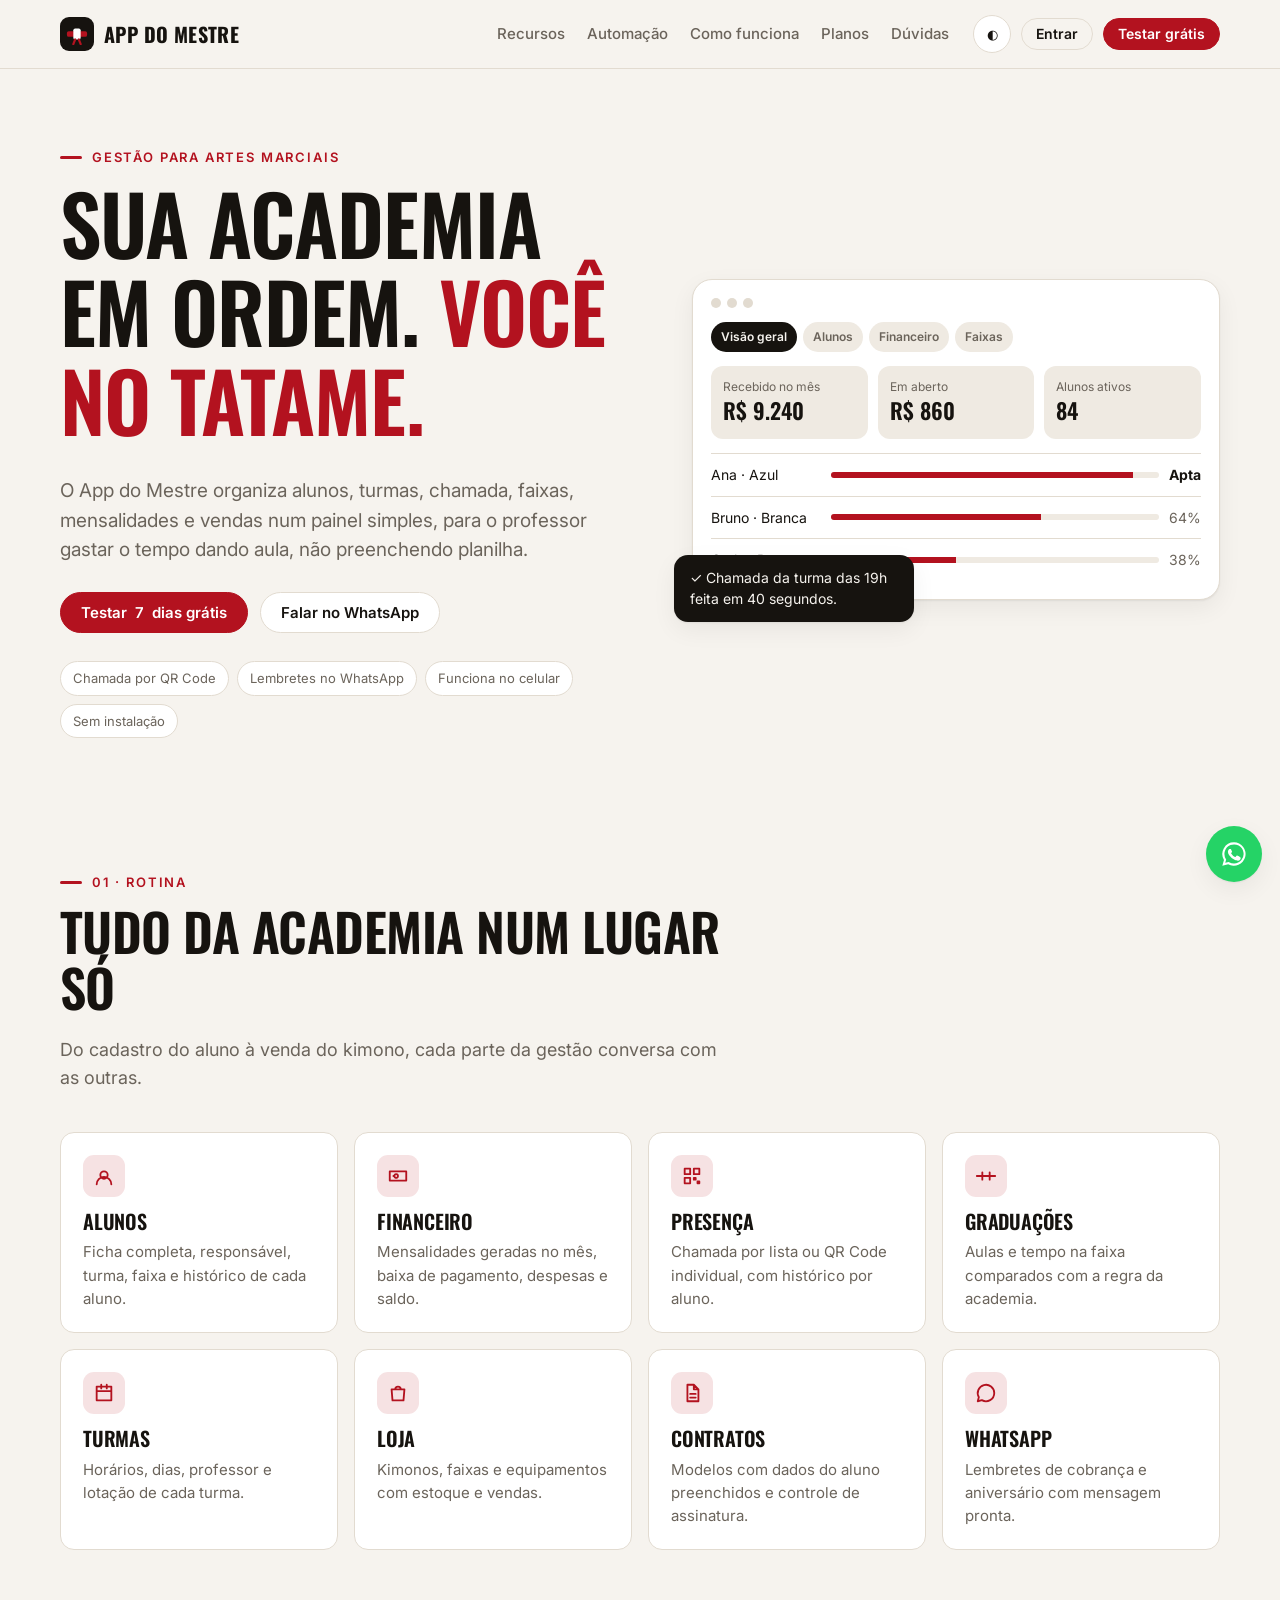
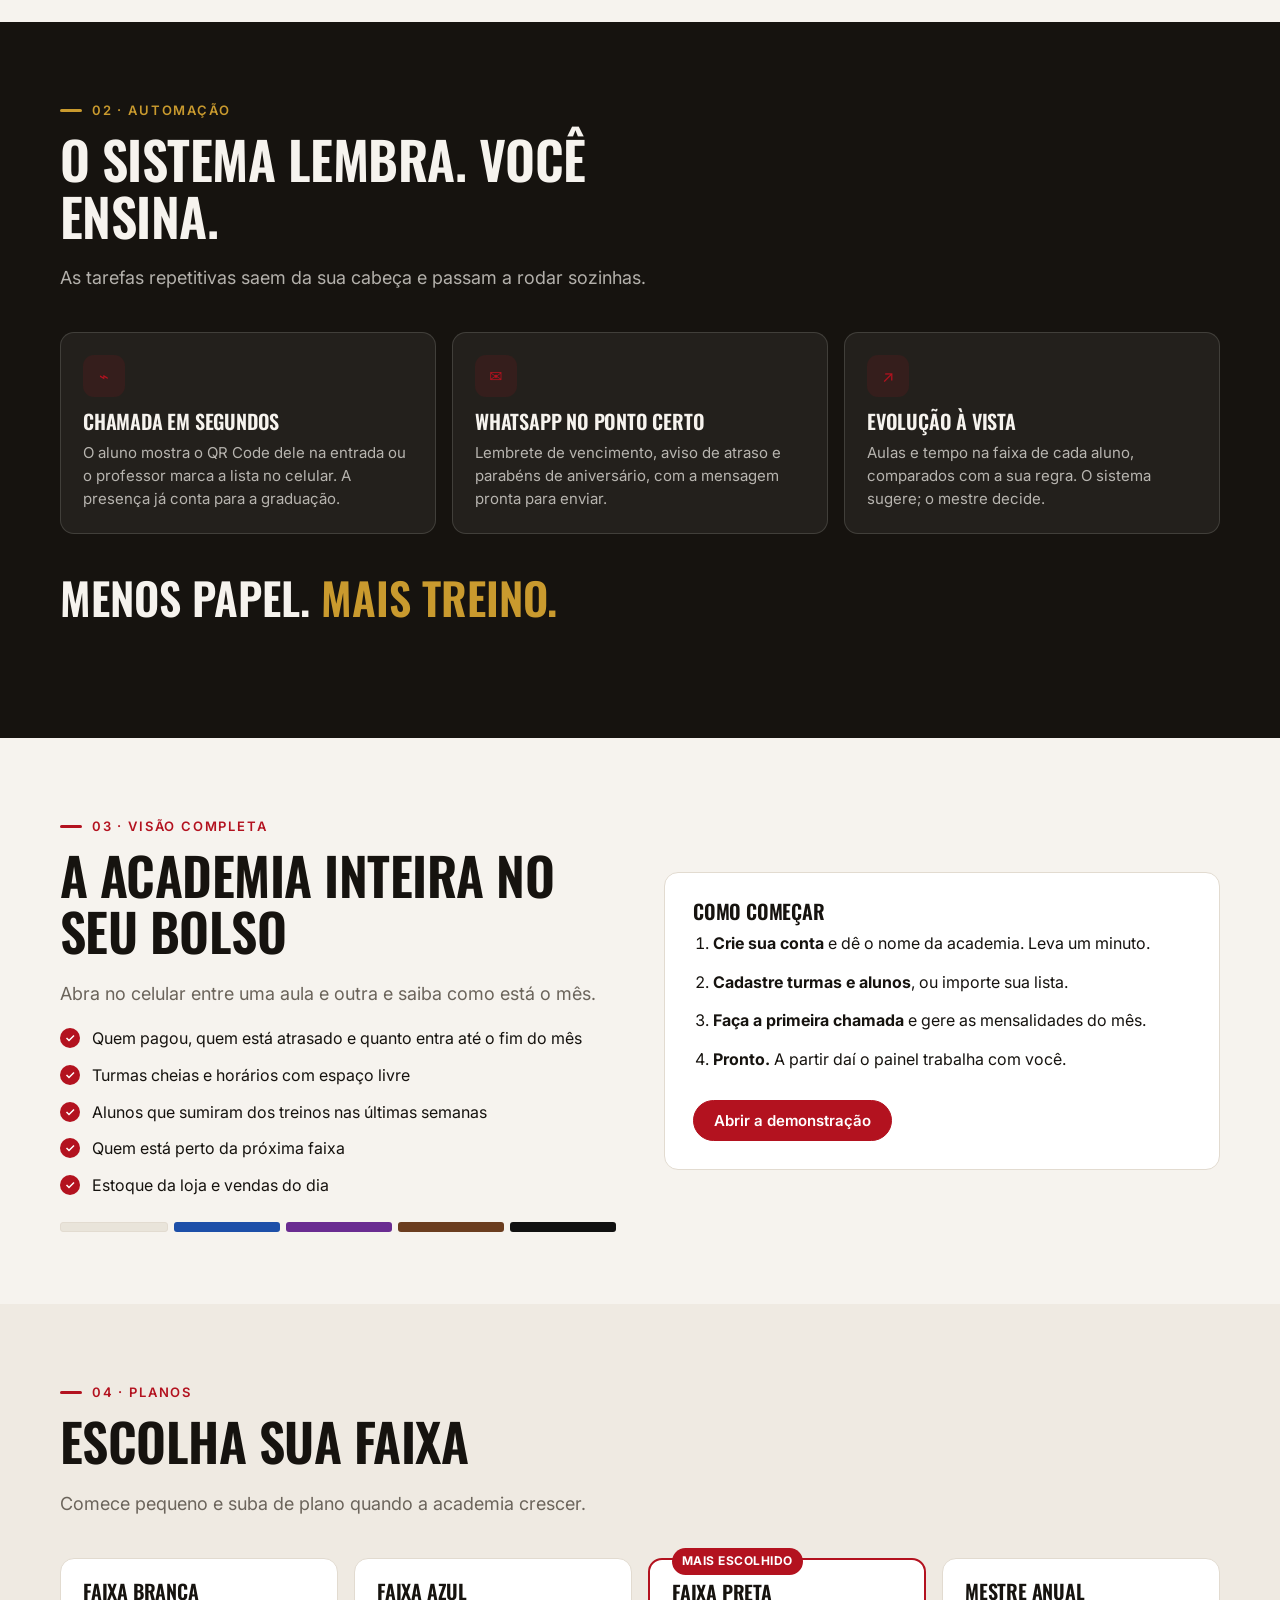
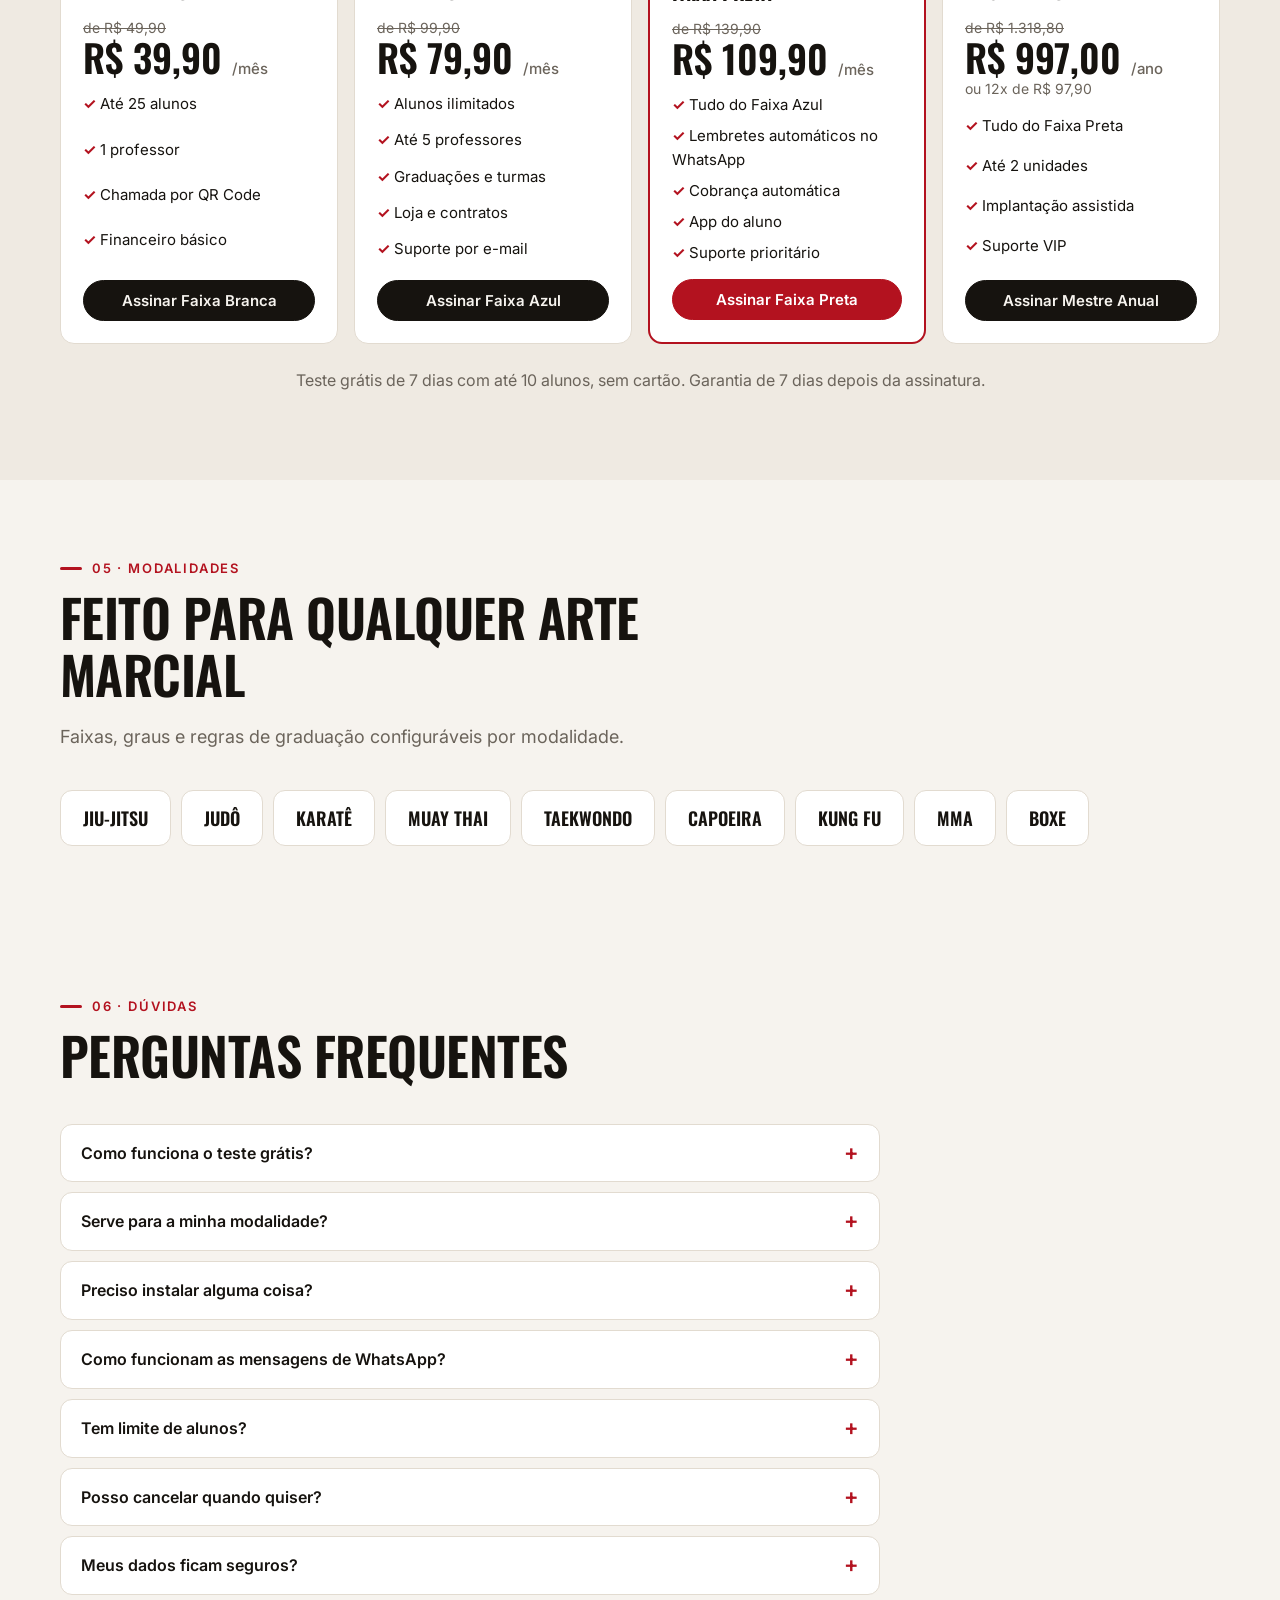
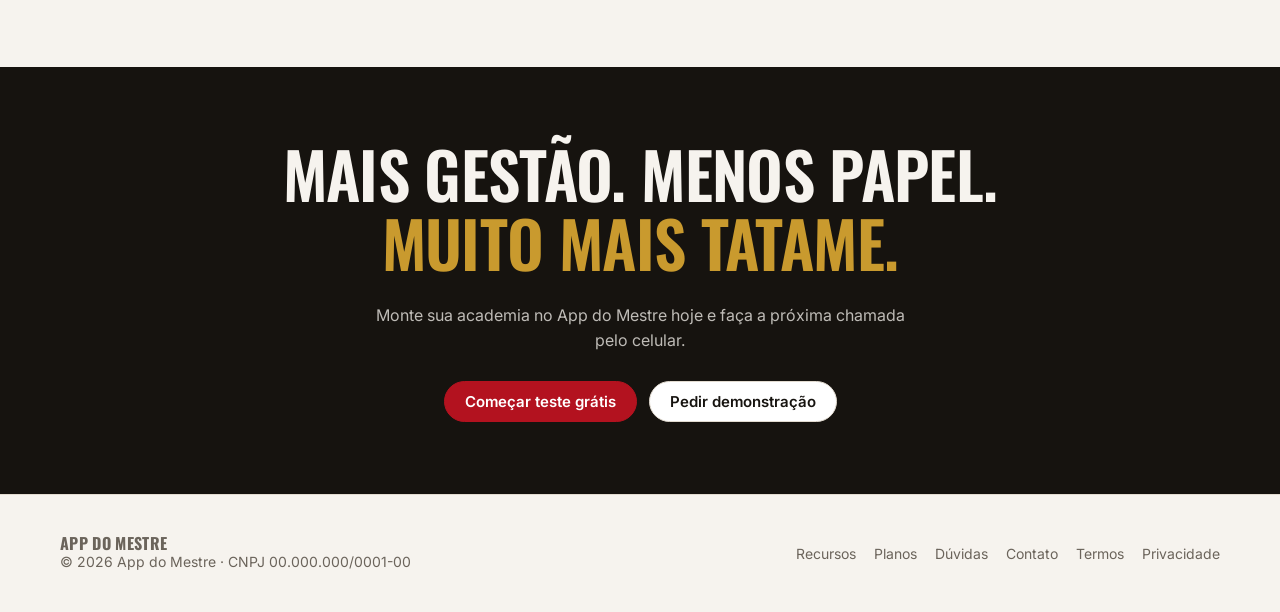
<file: index.html>
<!doctype html>
<html lang="pt-BR">
<head>
  <meta charset="utf-8">
  <meta name="viewport" content="width=device-width, initial-scale=1">
  <title>App do Mestre — Gestão para academias de artes marciais</title>
  <meta name="description" content="App do Mestre: alunos, turmas, presença, graduações, financeiro, loja e contratos da sua academia de artes marciais em um só lugar.">
  <link rel="preconnect" href="https://fonts.googleapis.com">
  <link rel="preconnect" href="https://fonts.gstatic.com" crossorigin>
  <link href="https://fonts.googleapis.com/css2?family=Inter:wght@400;500;600;700&family=Oswald:wght@500;600;700&display=swap" rel="stylesheet">
  <link rel="stylesheet" href="styles.css">
  <link rel="icon" href="data:image/svg+xml,%3Csvg xmlns='http://www.w3.org/2000/svg' viewBox='0 0 32 32'%3E%3Crect width='32' height='32' rx='8' fill='%2316130f'/%3E%3Crect x='4' y='13' width='24' height='6' rx='2' fill='%23b3121f'/%3E%3Crect x='12' y='10' width='8' height='12' rx='2' fill='%23fff'/%3E%3C/svg%3E">
  <script src="config.js"></script>
  <script>
    try { const t = localStorage.getItem("adm-theme"); if (t) document.documentElement.dataset.theme = t; } catch (e) {}
  </script>
</head>
<body>
<header class="site-header">
  <div class="wrap">
    <a class="brand" href="#">
      <span class="brand-mark"><svg viewBox="0 0 24 24" fill="none"><rect x="1" y="9" width="22" height="6" rx="2" fill="#b3121f"/><rect x="8" y="6" width="8" height="12" rx="2" fill="#fff"/><path d="M10 18l-2 5M14 18l2 5" stroke="#b3121f" stroke-width="2.4" stroke-linecap="round"/></svg></span>
      App do Mestre
    </a>
    <nav class="nav">
      <a href="#recursos">Recursos</a>
      <a href="#automacao">Automação</a>
      <a href="#visao">Como funciona</a>
      <a href="#planos">Planos</a>
      <a href="#faq">Dúvidas</a>
    </nav>
    <div class="header-cta">
      <button class="theme-toggle" id="themeToggle" aria-label="Alternar tema">◐</button>
      <a class="btn btn-ghost btn-sm" href="app.html">Entrar</a>
      <a class="btn btn-primary btn-sm" href="app.html?demo=1">Testar grátis</a>
    </div>
  </div>
</header>

<main>
  <section class="hero">
    <div class="wrap">
      <div>
        <div class="eyebrow">Gestão para artes marciais</div>
        <h1>Sua academia em ordem. <em>Você no tatame.</em></h1>
        <p class="lead">O App do Mestre organiza alunos, turmas, chamada, faixas, mensalidades e vendas num painel simples, para o professor gastar o tempo dando aula, não preenchendo planilha.</p>
        <div class="hero-actions">
          <a class="btn btn-primary" href="app.html?demo=1">Testar <span data-cfg="testeDias"></span> dias grátis</a>
          <a class="btn" data-wa="Olá! Quero conhecer o App do Mestre." href="#">Falar no WhatsApp</a>
        </div>
        <div class="chips">
          <span class="chip">Chamada por QR Code</span>
          <span class="chip">Lembretes no WhatsApp</span>
          <span class="chip">Funciona no celular</span>
          <span class="chip">Sem instalação</span>
        </div>
      </div>
      <div class="hero-art">
        <div class="mock" aria-hidden="true">
          <div class="mock-top"><span></span><span></span><span></span></div>
          <div class="mock-tabs"><b class="on">Visão geral</b><b>Alunos</b><b>Financeiro</b><b>Faixas</b></div>
          <div class="mock-kpis">
            <div><small>Recebido no mês</small><strong>R$ 9.240</strong></div>
            <div><small>Em aberto</small><strong>R$ 860</strong></div>
            <div><small>Alunos ativos</small><strong>84</strong></div>
          </div>
          <div class="mock-belt"><span style="width:110px">Ana · Azul</span><div class="bar"><i style="width:92%"></i></div><b>Apta</b></div>
          <div class="mock-belt"><span style="width:110px">Bruno · Branca</span><div class="bar"><i style="width:64%"></i></div><span class="muted">64%</span></div>
          <div class="mock-belt"><span style="width:110px">Carla · Roxa</span><div class="bar"><i style="width:38%"></i></div><span class="muted">38%</span></div>
        </div>
        <div class="mock-note">✓ Chamada da turma das 19h feita em 40 segundos.</div>
      </div>
    </div>
  </section>

  <section id="recursos">
    <div class="wrap">
      <div class="section-head">
        <div class="eyebrow">01 · Rotina</div>
        <h2>Tudo da academia num lugar só</h2>
        <p>Do cadastro do aluno à venda do kimono, cada parte da gestão conversa com as outras.</p>
      </div>
      <div class="grid-4" id="features"></div>
    </div>
  </section>

  <section id="automacao" class="band">
    <div class="wrap">
      <div class="section-head">
        <div class="eyebrow">02 · Automação</div>
        <h2>O sistema lembra. Você ensina.</h2>
        <p>As tarefas repetitivas saem da sua cabeça e passam a rodar sozinhas.</p>
      </div>
      <div class="grid-3">
        <div class="card"><div class="icon">⌁</div><h3>Chamada em segundos</h3><p>O aluno mostra o QR Code dele na entrada ou o professor marca a lista no celular. A presença já conta para a graduação.</p></div>
        <div class="card"><div class="icon">✉</div><h3>WhatsApp no ponto certo</h3><p>Lembrete de vencimento, aviso de atraso e parabéns de aniversário, com a mensagem pronta para enviar.</p></div>
        <div class="card"><div class="icon">↗</div><h3>Evolução à vista</h3><p>Aulas e tempo na faixa de cada aluno, comparados com a sua regra. O sistema sugere; o mestre decide.</p></div>
      </div>
      <p class="big-quote">Menos papel. <span>Mais treino.</span></p>
    </div>
  </section>

  <section id="visao">
    <div class="wrap split">
      <div>
        <div class="eyebrow">03 · Visão completa</div>
        <h2 style="font-size:clamp(32px,4.4vw,52px)">A academia inteira no seu bolso</h2>
        <p class="muted" style="font-size:18px">Abra no celular entre uma aula e outra e saiba como está o mês.</p>
        <ul class="checklist">
          <li>Quem pagou, quem está atrasado e quanto entra até o fim do mês</li>
          <li>Turmas cheias e horários com espaço livre</li>
          <li>Alunos que sumiram dos treinos nas últimas semanas</li>
          <li>Quem está perto da próxima faixa</li>
          <li>Estoque da loja e vendas do dia</li>
        </ul>
        <div class="belts"><i style="background:#e9e4da;border:1px solid var(--line)"></i><i style="background:#1d4fa8"></i><i style="background:#6a2c91"></i><i style="background:#6b3d1f"></i><i style="background:#111"></i></div>
      </div>
      <div class="card" style="padding:28px">
        <h3 style="margin-top:0">Como começar</h3>
        <ol style="padding-left:20px;margin:0;display:grid;gap:14px">
          <li><b>Crie sua conta</b> e dê o nome da academia. Leva um minuto.</li>
          <li><b>Cadastre turmas e alunos</b>, ou importe sua lista.</li>
          <li><b>Faça a primeira chamada</b> e gere as mensalidades do mês.</li>
          <li><b>Pronto.</b> A partir daí o painel trabalha com você.</li>
        </ol>
        <div class="hero-actions" style="margin-bottom:0">
          <a class="btn btn-primary" href="app.html?demo=1">Abrir a demonstração</a>
        </div>
      </div>
    </div>
  </section>

  <section id="planos" style="background:var(--surface-2)">
    <div class="wrap">
      <div class="section-head">
        <div class="eyebrow">04 · Planos</div>
        <h2>Escolha sua faixa</h2>
        <p>Comece pequeno e suba de plano quando a academia crescer.</p>
      </div>
      <div class="plans" id="plans"></div>
      <p class="guarantee">Teste grátis de <span data-cfg="testeDias"></span> dias com até <span data-cfg="testeAlunos"></span> alunos, sem cartão. Garantia de <span data-cfg="garantiaDias"></span> dias depois da assinatura.</p>
    </div>
  </section>

  <section>
    <div class="wrap">
      <div class="section-head">
        <div class="eyebrow">05 · Modalidades</div>
        <h2>Feito para qualquer arte marcial</h2>
        <p>Faixas, graus e regras de graduação configuráveis por modalidade.</p>
      </div>
      <div class="mods"><span>Jiu-Jitsu</span><span>Judô</span><span>Karatê</span><span>Muay Thai</span><span>Taekwondo</span><span>Capoeira</span><span>Kung Fu</span><span>MMA</span><span>Boxe</span></div>
    </div>
  </section>

  <section id="faq">
    <div class="wrap">
      <div class="section-head">
        <div class="eyebrow">06 · Dúvidas</div>
        <h2>Perguntas frequentes</h2>
      </div>
      <div class="faq">
        <details><summary>Como funciona o teste grátis?</summary><p>Você usa o sistema completo por <span data-cfg="testeDias"></span> dias com até <span data-cfg="testeAlunos"></span> alunos, sem cadastrar cartão. Se gostar, escolhe um plano e continua com os mesmos dados.</p></details>
        <details><summary>Serve para a minha modalidade?</summary><p>Sim. Você define as faixas, os graus e quantas aulas e meses cada aluno precisa para ser sugerido à próxima graduação.</p></details>
        <details><summary>Preciso instalar alguma coisa?</summary><p>Não. O App do Mestre abre no navegador do computador, tablet ou celular, e pode ser adicionado à tela inicial como um aplicativo.</p></details>
        <details><summary>Como funcionam as mensagens de WhatsApp?</summary><p>O sistema separa quem tem mensalidade vencendo, atrasada ou faz aniversário e prepara a mensagem. Nos planos com automação, o envio acontece sozinho.</p></details>
        <details><summary>Tem limite de alunos?</summary><p>Só no plano Faixa Branca. Os demais têm alunos ilimitados.</p></details>
        <details><summary>Posso cancelar quando quiser?</summary><p>Sim, nos planos mensais você cancela sem multa. Nos primeiros <span data-cfg="garantiaDias"></span> dias, devolvemos o valor pago.</p></details>
        <details><summary>Meus dados ficam seguros?</summary><p>Os dados da academia são só seus. Você pode exportar tudo a qualquer momento em Configurações.</p></details>
      </div>
    </div>
  </section>

  <section class="cta-final band">
    <div class="wrap">
      <h2>Mais gestão. Menos papel.<br><span style="color:var(--gold)">Muito mais tatame.</span></h2>
      <p style="opacity:.75;max-width:560px;margin:0 auto 28px">Monte sua academia no App do Mestre hoje e faça a próxima chamada pelo celular.</p>
      <div class="hero-actions" style="justify-content:center;margin:0">
        <a class="btn btn-primary" href="app.html?demo=1">Começar teste grátis</a>
        <a class="btn" data-wa="Olá! Quero uma demonstração do App do Mestre." href="#">Pedir demonstração</a>
      </div>
    </div>
  </section>
</main>

<footer class="site-footer">
  <div class="wrap">
    <div><b class="brand" style="font-size:16px">App do Mestre</b><div>© <span id="year"></span> App do Mestre · CNPJ <span data-cfg="cnpj"></span></div></div>
    <nav>
      <a href="#recursos">Recursos</a><a href="#planos">Planos</a><a href="#faq">Dúvidas</a>
      <a id="mailLink" href="#">Contato</a><a href="termos.html">Termos</a><a href="termos.html#privacidade">Privacidade</a>
    </nav>
  </div>
</footer>

<a class="wa-float" data-wa="Olá! Vim pelo site do App do Mestre." href="#" aria-label="WhatsApp">
  <svg viewBox="0 0 24 24" fill="currentColor"><path d="M12 2a10 10 0 0 0-8.6 15.1L2 22l5-1.3A10 10 0 1 0 12 2zm0 18.2a8.2 8.2 0 0 1-4.2-1.2l-.3-.2-3 .8.8-2.9-.2-.3A8.2 8.2 0 1 1 12 20.2zm4.5-6.1c-.2-.1-1.5-.7-1.7-.8s-.4-.1-.6.1-.7.8-.8 1-.3.2-.5.1a6.7 6.7 0 0 1-3.3-2.9c-.3-.4.2-.4.7-1.3.1-.2 0-.3 0-.4l-.8-1.8c-.2-.5-.4-.4-.6-.4h-.5a1 1 0 0 0-.7.3 3 3 0 0 0-.9 2.2 5.2 5.2 0 0 0 1.1 2.8 11.9 11.9 0 0 0 4.6 4c1.7.7 2.4.8 3.2.7a2.8 2.8 0 0 0 1.8-1.3 2.3 2.3 0 0 0 .2-1.3c-.1-.1-.3-.2-.5-.3z"/></svg>
</a>

<script>
(function () {
  const C = window.APP_CONFIG;
  const brl = v => v.toLocaleString("pt-BR", { style: "currency", currency: "BRL" });

  document.querySelectorAll("[data-cfg]").forEach(el => el.textContent = C[el.dataset.cfg]);
  document.querySelectorAll("[data-wa]").forEach(el => {
    el.href = "https://wa.me/" + C.whatsapp + "?text=" + encodeURIComponent(el.dataset.wa);
    el.target = "_blank"; el.rel = "noopener";
  });
  document.getElementById("mailLink").href = "mailto:" + C.email;
  document.getElementById("year").textContent = new Date().getFullYear();

  const features = [
    ["Alunos", "Ficha completa, responsável, turma, faixa e histórico de cada aluno.", "M16 11a4 4 0 1 0-8 0 4 4 0 0 0 8 0zM4 21a8 8 0 0 1 16 0"],
    ["Financeiro", "Mensalidades geradas no mês, baixa de pagamento, despesas e saldo.", "M3 7h18v10H3zM7 12h.01M12 12a2 2 0 1 0 0 .01"],
    ["Presença", "Chamada por lista ou QR Code individual, com histórico por aluno.", "M4 4h6v6H4zM14 4h6v6h-6zM4 14h6v6H4zM14 14h2v2h-2zM18 18h2v2h-2z"],
    ["Graduações", "Aulas e tempo na faixa comparados com a regra da academia.", "M2 12h20M8 8v8M16 8v8"],
    ["Turmas", "Horários, dias, professor e lotação de cada turma.", "M4 5h16v15H4zM4 10h16M9 3v4M15 3v4"],
    ["Loja", "Kimonos, faixas e equipamentos com estoque e vendas.", "M5 8h14l-1 12H6zM9 8a3 3 0 0 1 6 0"],
    ["Contratos", "Modelos com dados do aluno preenchidos e controle de assinatura.", "M7 3h7l5 5v13H7zM14 3v5h5M10 13h6M10 17h6"],
    ["WhatsApp", "Lembretes de cobrança e aniversário com mensagem pronta.", "M21 12a9 9 0 0 1-13.5 7.8L3 21l1.2-4.5A9 9 0 1 1 21 12z"]
  ];
  document.getElementById("features").innerHTML = features.map(([t, d, p]) =>
    `<div class="card"><div class="icon"><svg viewBox="0 0 24 24" fill="none" stroke="currentColor" stroke-width="2" stroke-linecap="round" stroke-linejoin="round"><path d="${p}"/></svg></div><h3>${t}</h3><p>${d}</p></div>`
  ).join("");

  document.getElementById("plans").innerHTML = C.planos.map(p => `
    <div class="card plan${p.destaque ? " hot" : ""}">
      ${p.destaque ? '<span class="tag">Mais escolhido</span>' : ""}
      <h3>${p.nome}</h3>
      <div>${p.de ? `<div class="price-old">de ${brl(p.de)}</div>` : ""}
        <div class="price">${brl(p.preco)} <small>/${p.periodo}</small></div>
        ${p.parcelas ? `<div class="muted" style="font-size:14px">ou ${p.parcelas}</div>` : ""}</div>
      <ul>${p.itens.map(i => `<li>${i}</li>`).join("")}</ul>
      <a class="btn ${p.destaque ? "btn-primary" : "btn-dark"}" href="${p.checkout === "#" ? "app.html?demo=1" : p.checkout}">Assinar ${p.nome}</a>
    </div>`).join("");

  document.getElementById("themeToggle").addEventListener("click", () => {
    const root = document.documentElement;
    const dark = root.dataset.theme ? root.dataset.theme === "dark" : matchMedia("(prefers-color-scheme: dark)").matches;
    root.dataset.theme = dark ? "light" : "dark";
    try { localStorage.setItem("adm-theme", root.dataset.theme); } catch (e) {}
  });
})();
</script>
</body>
</html>
</file>
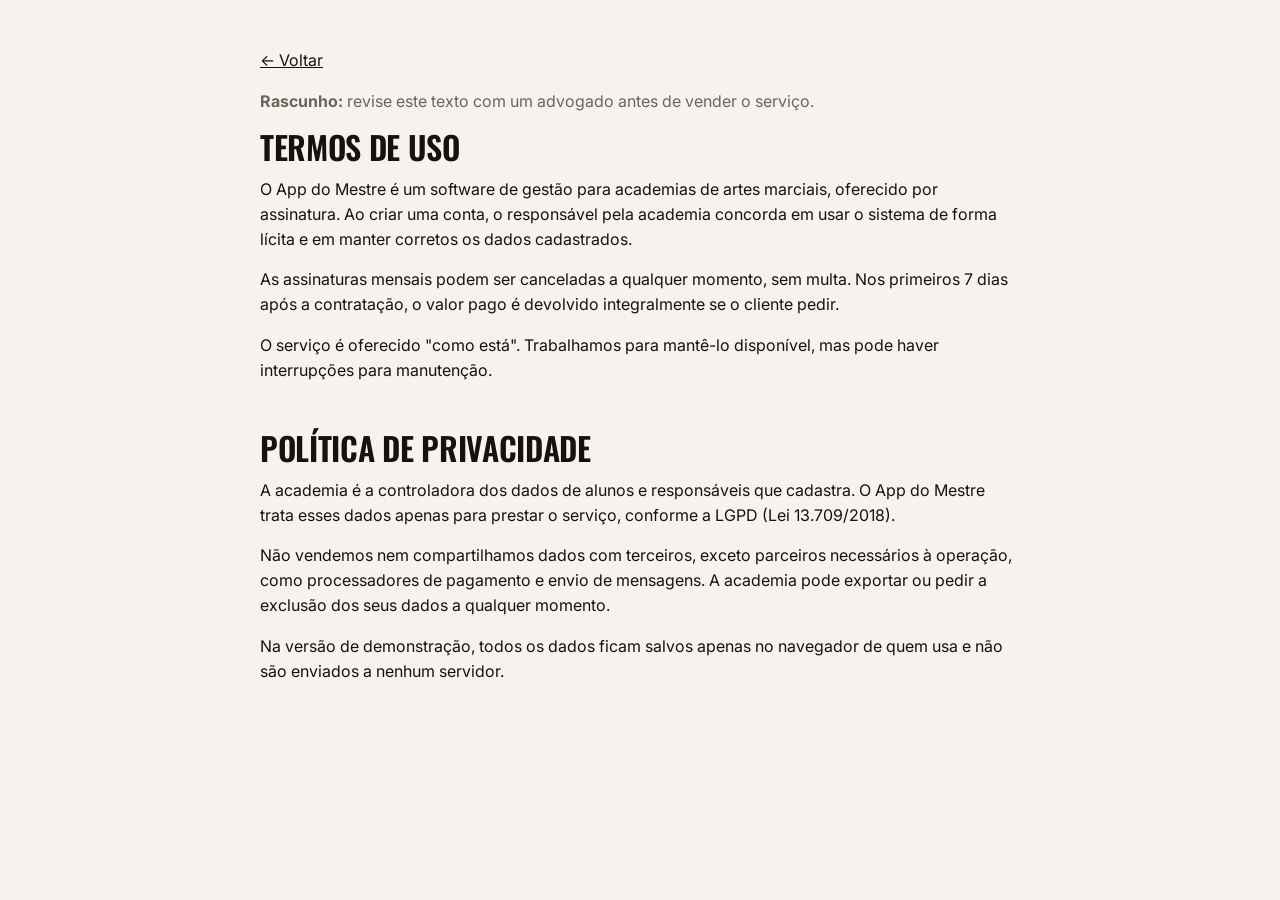
<file: termos.html>
<!doctype html>
<html lang="pt-BR">
<head>
  <meta charset="utf-8">
  <meta name="viewport" content="width=device-width, initial-scale=1">
  <title>Termos e Privacidade — App do Mestre</title>
  <link href="https://fonts.googleapis.com/css2?family=Inter:wght@400;600&family=Oswald:wght@600&display=swap" rel="stylesheet">
  <link rel="stylesheet" href="styles.css">
  <link rel="icon" href="icon.svg" type="image/svg+xml">
</head>
<body>
<main class="wrap" style="max-width:760px;padding:48px 0 80px">
  <p><a href="index.html">← Voltar</a></p>
  <p class="muted"><b>Rascunho:</b> revise este texto com um advogado antes de vender o serviço.</p>
  <h1>Termos de uso</h1>
  <p>O App do Mestre é um software de gestão para academias de artes marciais, oferecido por assinatura. Ao criar uma conta, o responsável pela academia concorda em usar o sistema de forma lícita e em manter corretos os dados cadastrados.</p>
  <p>As assinaturas mensais podem ser canceladas a qualquer momento, sem multa. Nos primeiros 7 dias após a contratação, o valor pago é devolvido integralmente se o cliente pedir.</p>
  <p>O serviço é oferecido "como está". Trabalhamos para mantê-lo disponível, mas pode haver interrupções para manutenção.</p>
  <h1 id="privacidade" style="margin-top:48px">Política de privacidade</h1>
  <p>A academia é a controladora dos dados de alunos e responsáveis que cadastra. O App do Mestre trata esses dados apenas para prestar o serviço, conforme a LGPD (Lei 13.709/2018).</p>
  <p>Não vendemos nem compartilhamos dados com terceiros, exceto parceiros necessários à operação, como processadores de pagamento e envio de mensagens. A academia pode exportar ou pedir a exclusão dos seus dados a qualquer momento.</p>
  <p>Na versão de demonstração, todos os dados ficam salvos apenas no navegador de quem usa e não são enviados a nenhum servidor.</p>
</main>
</body>
</html>
</file>
<file: styles.css>
:root {
  --bg: #f6f3ee;
  --surface: #ffffff;
  --surface-2: #efeae2;
  --ink: #16130f;
  --muted: #6b645b;
  --line: #e2dbd0;
  --red: #b3121f;
  --red-ink: #ffffff;
  --gold: #c99a2e;
  --ok: #1f7a45;
  --warn: #b26a00;
  --shadow: 0 1px 2px rgba(22, 19, 15, .06), 0 8px 24px rgba(22, 19, 15, .06);
  --radius: 14px;
  --font: "Inter", system-ui, -apple-system, "Segoe UI", sans-serif;
  --display: "Oswald", "Inter", sans-serif;
  color-scheme: light;
}
@media (prefers-color-scheme: dark) {
  :root:not([data-theme="light"]) {
    --bg: #100e0c; --surface: #1a1714; --surface-2: #24201b; --ink: #f2ede5; --muted: #a59d92;
    --line: #322c25; --red: #e0303d; --gold: #e0b44a; --ok: #3fbf74; --warn: #f0a63a;
    --shadow: 0 1px 2px rgba(0,0,0,.4), 0 8px 24px rgba(0,0,0,.3);
    color-scheme: dark;
  }
}
:root[data-theme="dark"] {
  --bg: #100e0c; --surface: #1a1714; --surface-2: #24201b; --ink: #f2ede5; --muted: #a59d92;
  --line: #322c25; --red: #e0303d; --gold: #e0b44a; --ok: #3fbf74; --warn: #f0a63a;
  --shadow: 0 1px 2px rgba(0,0,0,.4), 0 8px 24px rgba(0,0,0,.3);
  color-scheme: dark;
}

* { box-sizing: border-box; }
html { scroll-behavior: smooth; }
body { margin: 0; background: var(--bg); color: var(--ink); font: 16px/1.55 var(--font); -webkit-font-smoothing: antialiased; }
a { color: inherit; }
img, svg { max-width: 100%; display: block; }
h1, h2, h3 { font-family: var(--display); font-weight: 600; line-height: 1.08; letter-spacing: -.01em; margin: 0 0 .4em; text-transform: uppercase; }
p { margin: 0 0 1em; }
.wrap { width: min(1160px, 100% - 32px); margin-inline: auto; }
.muted { color: var(--muted); }
.eyebrow { font: 600 13px/1 var(--font); letter-spacing: .14em; text-transform: uppercase; color: var(--red); margin-bottom: 14px; display: inline-flex; gap: 10px; align-items: center; }
.eyebrow::before { content: ""; width: 22px; height: 3px; background: var(--red); border-radius: 2px; }

/* Botões */
.btn { display: inline-flex; align-items: center; justify-content: center; gap: 8px; padding: 12px 20px; border-radius: 999px; border: 1px solid var(--line); background: var(--surface); color: var(--ink); font: 600 15px/1 var(--font); text-decoration: none; cursor: pointer; transition: transform .12s, background .12s; white-space: nowrap; }
.btn:hover { transform: translateY(-1px); }
.btn-primary { background: var(--red); border-color: var(--red); color: var(--red-ink); }
.btn-dark { background: var(--ink); border-color: var(--ink); color: var(--bg); }
.btn-sm { padding: 8px 14px; font-size: 14px; }
.btn-ghost { background: transparent; }
.btn-danger { color: var(--red); }

/* Header */
.site-header { position: sticky; top: 0; z-index: 20; background: color-mix(in srgb, var(--bg) 88%, transparent); backdrop-filter: blur(10px); border-bottom: 1px solid var(--line); }
.site-header .wrap { display: flex; align-items: center; gap: 24px; height: 68px; }
.brand { display: flex; align-items: center; gap: 10px; font: 700 20px/1 var(--display); text-transform: uppercase; text-decoration: none; letter-spacing: .02em; }
.brand-mark { width: 34px; height: 34px; border-radius: 9px; background: var(--ink); display: grid; place-items: center; }
.brand-mark svg { width: 22px; height: 22px; }
.nav { display: flex; gap: 22px; margin-left: auto; }
.nav a { text-decoration: none; color: var(--muted); font-weight: 500; font-size: 15px; }
.nav a:hover { color: var(--ink); }
.header-cta { display: flex; gap: 10px; align-items: center; }
.theme-toggle { width: 38px; height: 38px; border-radius: 50%; border: 1px solid var(--line); background: var(--surface); color: var(--ink); cursor: pointer; display: grid; place-items: center; }
@media (max-width: 900px) { .nav { display: none; } .header-cta { margin-left: auto; } .header-cta .btn-ghost { display: none; } }

/* Hero */
.hero { padding: 72px 0 56px; }
.hero .wrap { display: grid; grid-template-columns: 1.05fr .95fr; gap: 48px; align-items: center; }
.hero h1 { font-size: clamp(42px, 6.4vw, 84px); }
.hero h1 em { font-style: normal; color: var(--red); }
.hero .lead { font-size: 19px; color: var(--muted); max-width: 52ch; }
.hero-actions { display: flex; gap: 12px; flex-wrap: wrap; margin: 28px 0; }
.chips { display: flex; flex-wrap: wrap; gap: 8px; }
.chip { font-size: 13px; padding: 6px 12px; border-radius: 999px; background: var(--surface); border: 1px solid var(--line); color: var(--muted); }
.hero-art { position: relative; }
@media (max-width: 900px) { .hero .wrap { grid-template-columns: 1fr; } .hero { padding-top: 40px; } }

/* Mock do painel */
.mock { background: var(--surface); border: 1px solid var(--line); border-radius: 20px; box-shadow: var(--shadow); padding: 18px; }
.mock-top { display: flex; gap: 6px; margin-bottom: 14px; }
.mock-top span { width: 10px; height: 10px; border-radius: 50%; background: var(--line); }
.mock-tabs { display: flex; gap: 6px; margin-bottom: 14px; }
.mock-tabs b { font-size: 12px; font-weight: 600; padding: 6px 10px; border-radius: 999px; background: var(--surface-2); color: var(--muted); }
.mock-tabs b.on { background: var(--ink); color: var(--bg); }
.mock-kpis { display: grid; grid-template-columns: repeat(3, 1fr); gap: 10px; margin-bottom: 14px; }
.mock-kpis div { background: var(--surface-2); border-radius: 12px; padding: 12px; }
.mock-kpis small { display: block; color: var(--muted); font-size: 12px; }
.mock-kpis strong { font: 600 22px/1.2 var(--display); }
.mock-belt { display: flex; align-items: center; gap: 10px; padding: 10px 0; border-top: 1px solid var(--line); font-size: 14px; }
.mock-belt .bar { flex: 1; height: 6px; border-radius: 3px; background: var(--surface-2); overflow: hidden; }
.mock-belt .bar i { display: block; height: 100%; background: var(--red); }
.mock-note { position: absolute; left: -18px; bottom: -22px; background: var(--ink); color: var(--bg); border-radius: 14px; padding: 12px 16px; font-size: 14px; box-shadow: var(--shadow); max-width: 240px; }
@media (max-width: 900px) { .mock-note { left: 8px; } }

/* Seções */
section { padding: 72px 0; }
.section-head { max-width: 680px; margin-bottom: 40px; }
.section-head h2 { font-size: clamp(32px, 4.4vw, 52px); }
.section-head p { color: var(--muted); font-size: 18px; }
.grid-4 { display: grid; grid-template-columns: repeat(4, 1fr); gap: 16px; }
.grid-3 { display: grid; grid-template-columns: repeat(3, 1fr); gap: 16px; }
@media (max-width: 960px) { .grid-4 { grid-template-columns: repeat(2, 1fr); } .grid-3 { grid-template-columns: 1fr; } }
@media (max-width: 560px) { .grid-4 { grid-template-columns: 1fr; } }
.card { background: var(--surface); border: 1px solid var(--line); border-radius: var(--radius); padding: 22px; }
.card h3 { font-size: 20px; margin-top: 14px; }
.card p { color: var(--muted); font-size: 15px; margin: 0; }
.icon { width: 42px; height: 42px; border-radius: 11px; background: color-mix(in srgb, var(--red) 12%, transparent); color: var(--red); display: grid; place-items: center; }
.icon svg { width: 22px; height: 22px; }

.band { background: var(--ink); color: var(--bg); }
.band .section-head p, .band .card p { color: color-mix(in srgb, var(--bg) 70%, transparent); }
.band .card { background: color-mix(in srgb, var(--bg) 6%, var(--ink)); border-color: color-mix(in srgb, var(--bg) 14%, transparent); color: var(--bg); }
.band .eyebrow { color: var(--gold); } .band .eyebrow::before { background: var(--gold); }
.big-quote { font: 600 clamp(28px, 4vw, 44px)/1.1 var(--display); text-transform: uppercase; margin-top: 40px; }
.big-quote span { color: var(--gold); }

.split { display: grid; grid-template-columns: 1fr 1fr; gap: 48px; align-items: center; }
@media (max-width: 900px) { .split { grid-template-columns: 1fr; } }
.checklist { list-style: none; padding: 0; margin: 0; display: grid; gap: 12px; }
.checklist li { display: flex; gap: 12px; align-items: flex-start; }
.checklist li::before { content: ""; flex: none; width: 20px; height: 20px; margin-top: 2px; border-radius: 50%; background: var(--red) url("data:image/svg+xml,%3Csvg xmlns='http://www.w3.org/2000/svg' viewBox='0 0 24 24' fill='none' stroke='white' stroke-width='3'%3E%3Cpath d='M5 12l5 5L20 7'/%3E%3C/svg%3E") center/12px no-repeat; }

/* Faixas decorativas */
.belts { display: flex; gap: 6px; margin: 24px 0 0; }
.belts i { height: 10px; flex: 1; border-radius: 3px; }

/* Planos */
.plans { display: grid; grid-template-columns: repeat(4, 1fr); gap: 16px; align-items: stretch; }
@media (max-width: 1060px) { .plans { grid-template-columns: repeat(2, 1fr); } }
@media (max-width: 600px) { .plans { grid-template-columns: 1fr; } }
.plan { display: flex; flex-direction: column; gap: 14px; position: relative; }
.plan.hot { border: 2px solid var(--red); }
.plan .tag { position: absolute; top: -12px; left: 22px; background: var(--red); color: #fff; font-size: 12px; font-weight: 700; padding: 4px 10px; border-radius: 999px; letter-spacing: .04em; text-transform: uppercase; }
.plan h3 { margin: 0; }
.price { font: 600 38px/1 var(--display); }
.price small { font: 500 15px var(--font); color: var(--muted); }
.price-old { color: var(--muted); text-decoration: line-through; font-size: 14px; }
.plan ul { list-style: none; padding: 0; margin: 0; display: grid; gap: 8px; font-size: 15px; flex: 1; }
.plan li::before { content: "✓ "; color: var(--red); font-weight: 700; }
.guarantee { text-align: center; color: var(--muted); margin-top: 24px; }

/* Modalidades */
.mods { display: flex; flex-wrap: wrap; gap: 10px; }
.mods span { font: 600 18px var(--display); text-transform: uppercase; padding: 14px 22px; border-radius: 12px; background: var(--surface); border: 1px solid var(--line); }

/* FAQ */
.faq { display: grid; gap: 10px; max-width: 820px; }
.faq details { background: var(--surface); border: 1px solid var(--line); border-radius: 12px; padding: 16px 20px; }
.faq summary { cursor: pointer; font-weight: 600; list-style: none; display: flex; justify-content: space-between; gap: 16px; }
.faq summary::after { content: "+"; color: var(--red); font-size: 22px; line-height: 1; }
.faq details[open] summary::after { content: "–"; }
.faq details p { margin: 12px 0 0; color: var(--muted); }

.cta-final { text-align: center; }
.cta-final h2 { font-size: clamp(34px, 5vw, 64px); }

footer.site-footer { border-top: 1px solid var(--line); padding: 40px 0; color: var(--muted); font-size: 14px; }
footer.site-footer .wrap { display: flex; flex-wrap: wrap; gap: 24px; justify-content: space-between; align-items: center; }
footer.site-footer nav { display: flex; gap: 18px; flex-wrap: wrap; }
footer.site-footer a { text-decoration: none; }

.wa-float { position: fixed; right: 18px; bottom: 18px; width: 56px; height: 56px; border-radius: 50%; background: #25d366; color: #fff; display: grid; place-items: center; box-shadow: var(--shadow); z-index: 30; }
.wa-float svg { width: 28px; height: 28px; }
</file>
